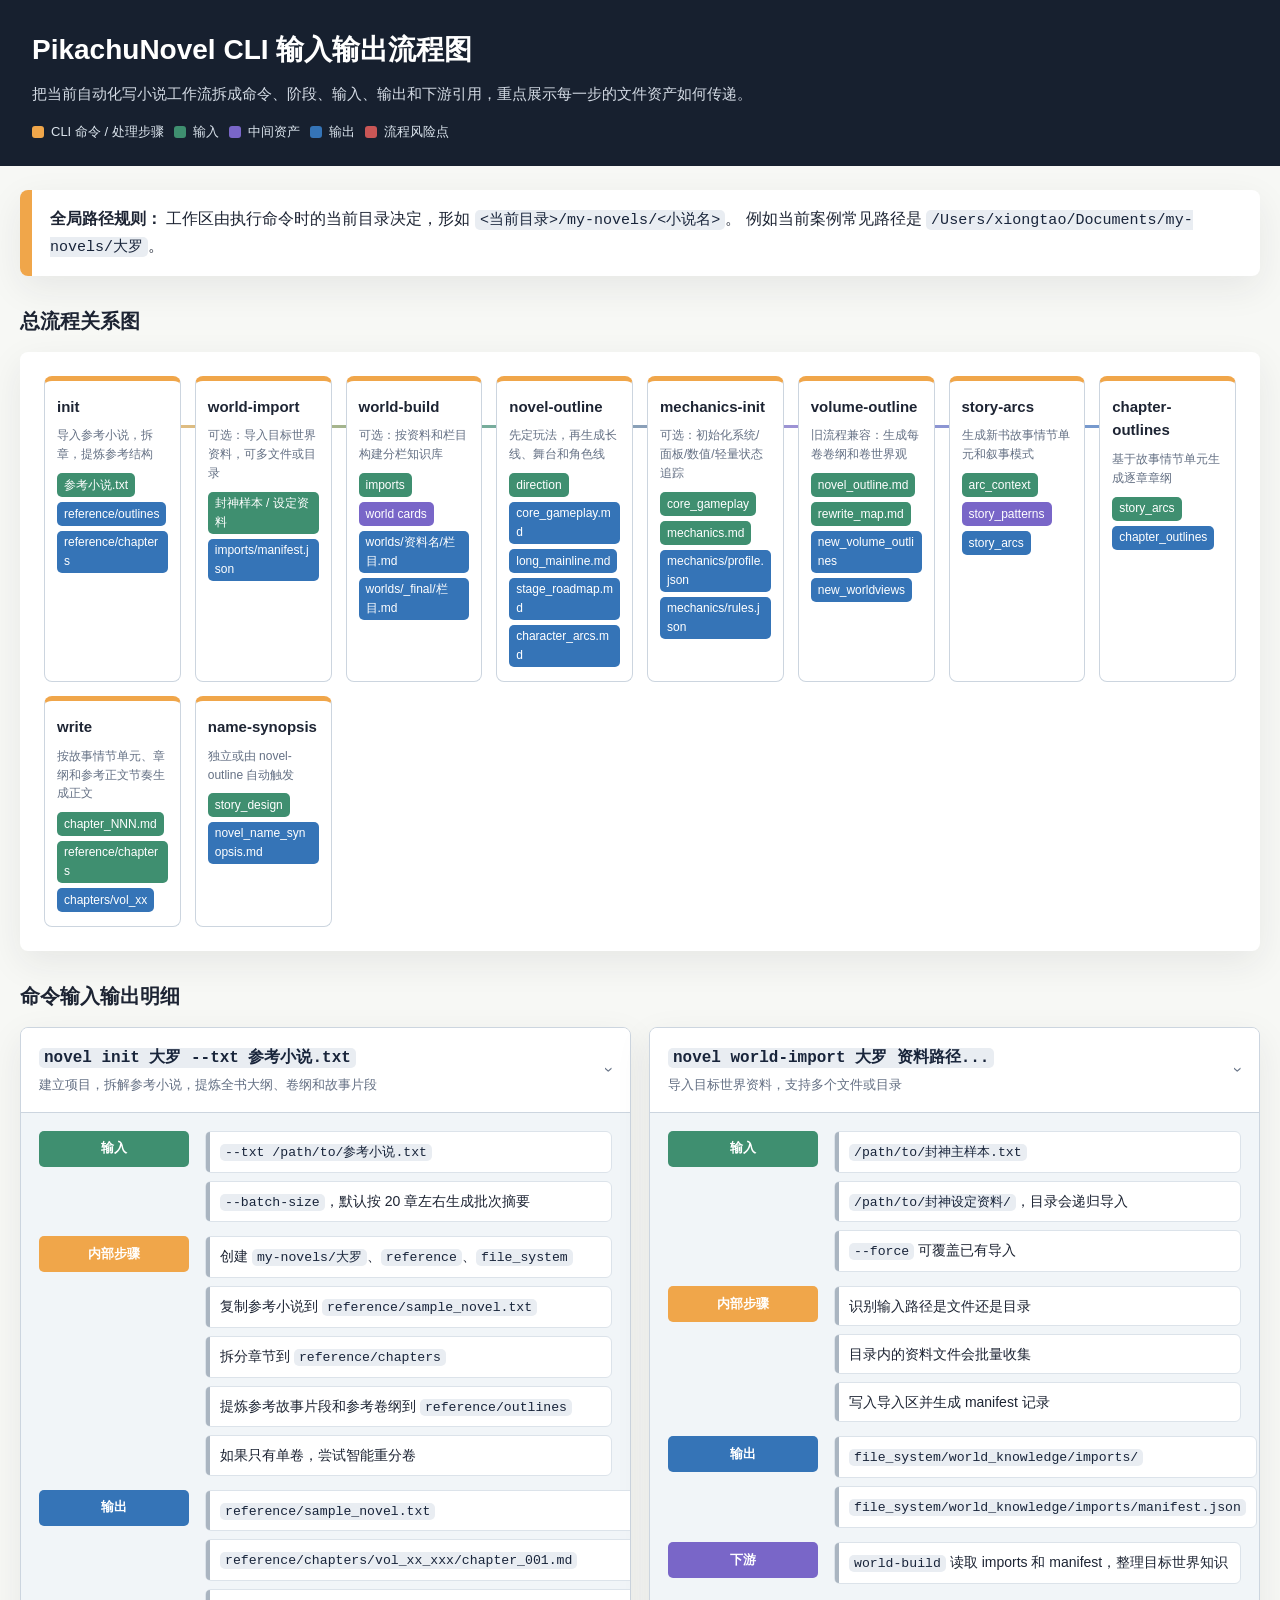
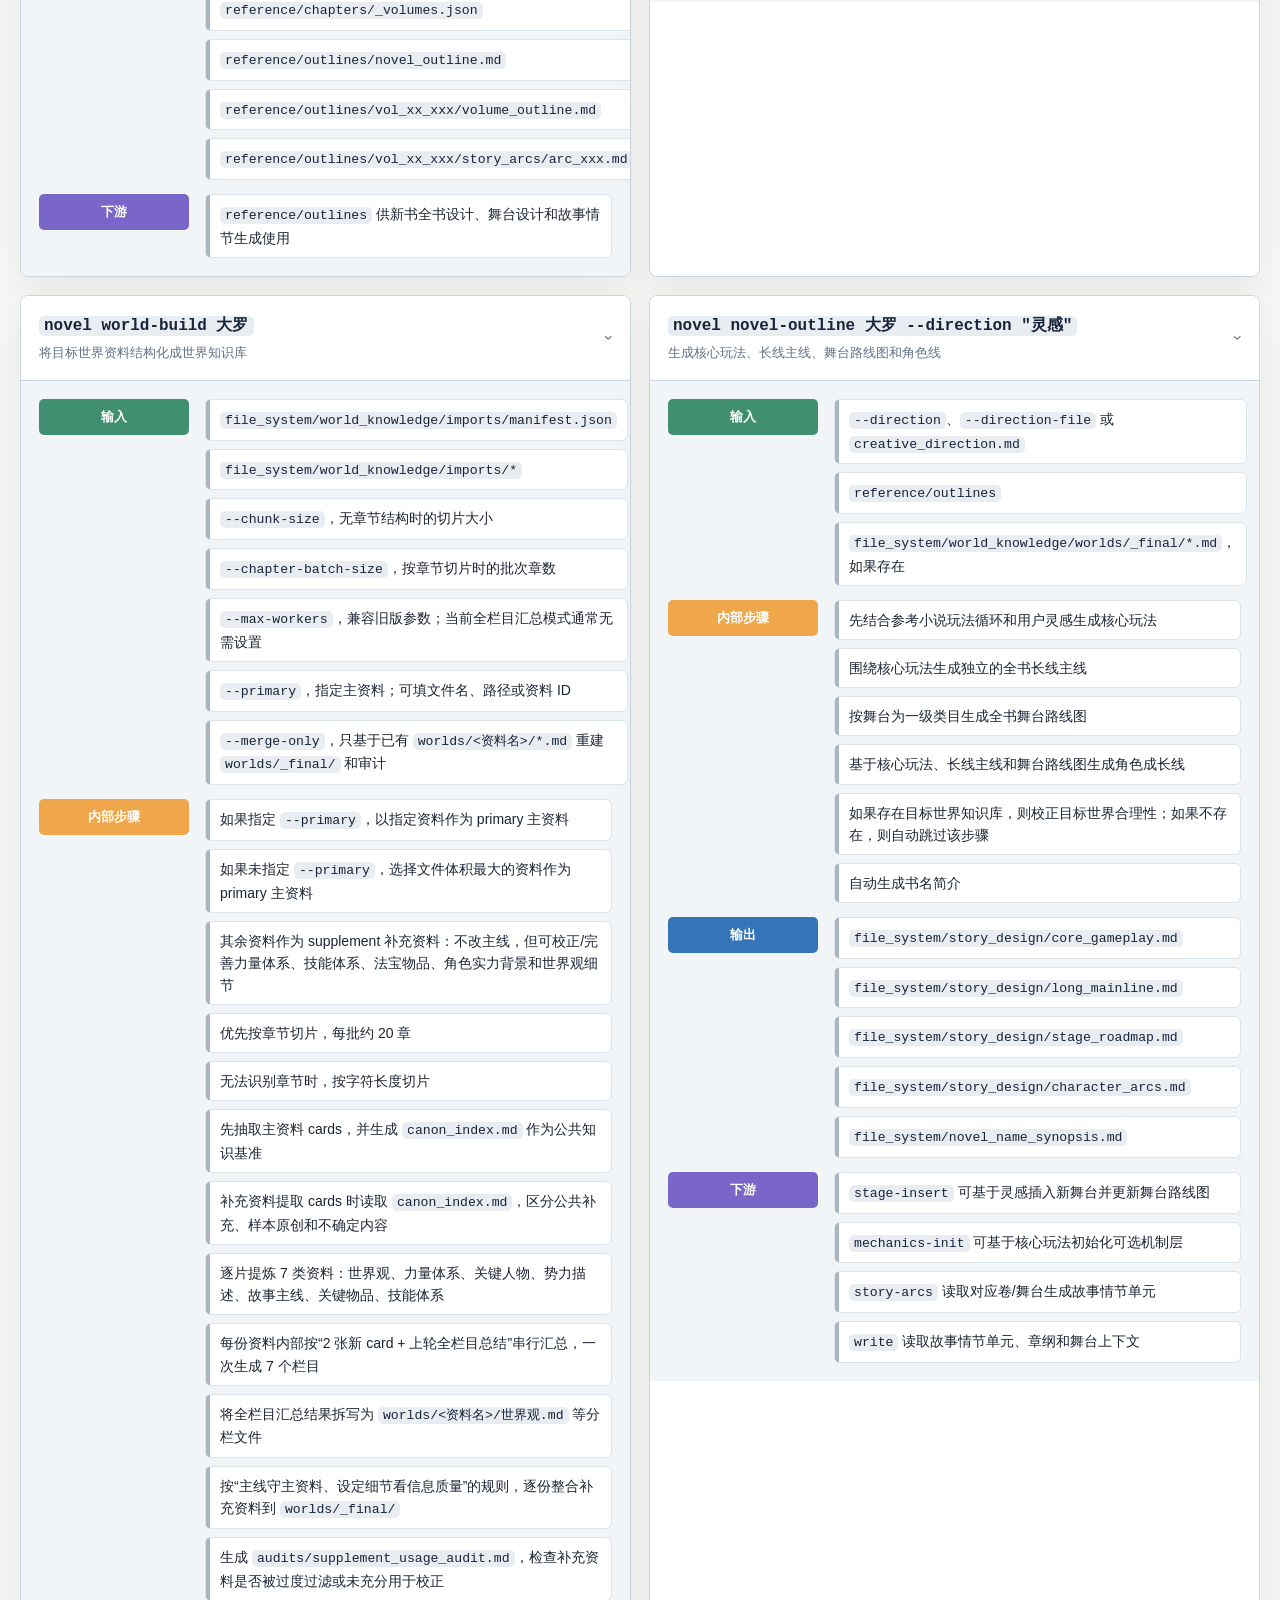
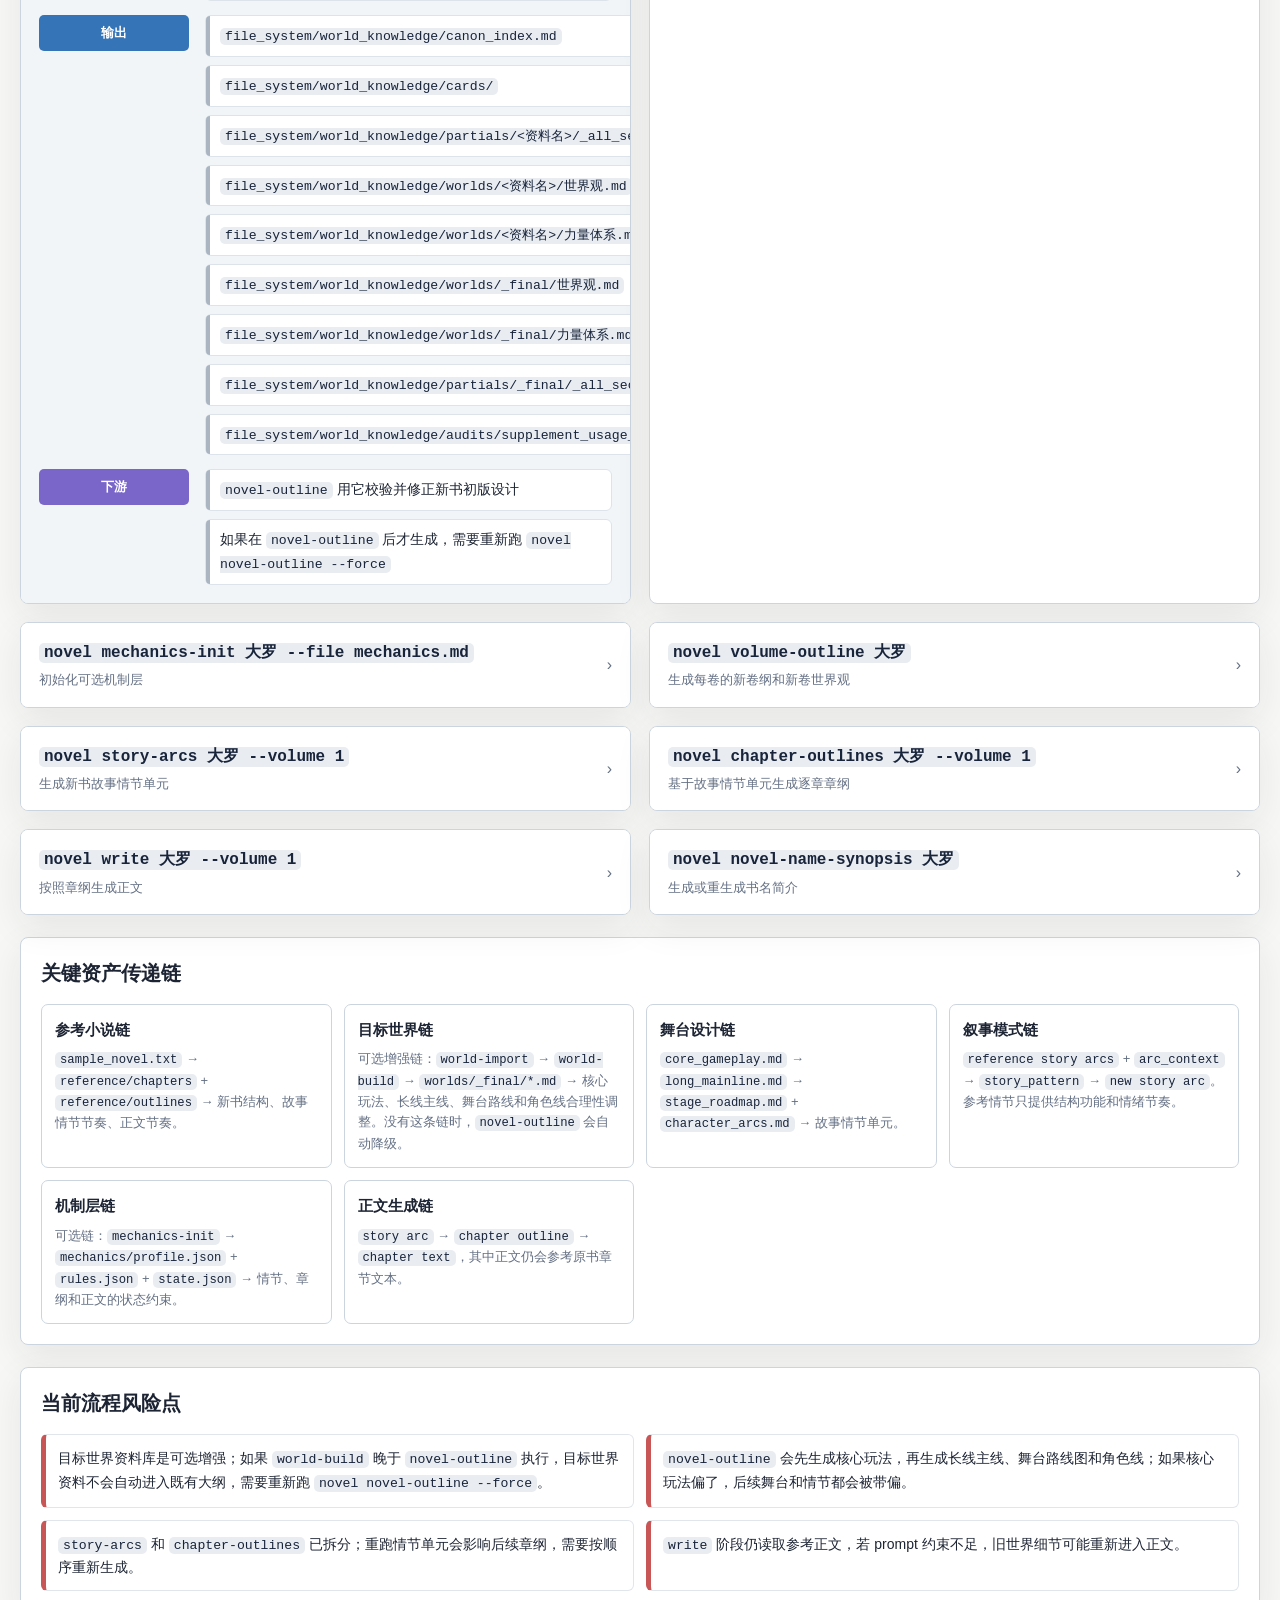
<file: docs/cli_io_mindmap.html>
<!doctype html>
<html lang="zh-CN">
<head>
  <meta charset="utf-8">
  <meta name="viewport" content="width=device-width, initial-scale=1">
  <title>PikachuNovel CLI 输入输出流程图</title>
  <style>
    :root {
      --bg: #f7f8f5;
      --ink: #1d2433;
      --muted: #647084;
      --line: #ccd5df;
      --panel: #ffffff;
      --panel-soft: #f1f5f8;
      --cmd: #f0a64a;
      --input: #3f8f70;
      --mid: #7966c8;
      --output: #3574b7;
      --risk: #c95656;
      --shadow: 0 12px 36px rgba(33, 42, 55, 0.08);
      --radius: 8px;
    }

    * {
      box-sizing: border-box;
    }

    body {
      margin: 0;
      background: var(--bg);
      color: var(--ink);
      font-family: -apple-system, BlinkMacSystemFont, "Segoe UI", "PingFang SC", "Microsoft YaHei", sans-serif;
      line-height: 1.58;
    }

    header {
      background: #17202f;
      color: #fff;
      padding: 28px 32px 24px;
    }

    header h1 {
      margin: 0;
      font-size: 28px;
      font-weight: 760;
    }

    header p {
      margin: 10px 0 0;
      max-width: 980px;
      color: #d4dbe5;
      font-size: 15px;
    }

    main {
      width: min(1320px, calc(100% - 40px));
      margin: 24px auto 56px;
    }

    .note {
      display: grid;
      grid-template-columns: 12px 1fr;
      gap: 14px;
      align-items: stretch;
      background: var(--panel);
      box-shadow: var(--shadow);
      border-radius: var(--radius);
      overflow: hidden;
      margin-bottom: 24px;
    }

    .note::before {
      content: "";
      background: var(--cmd);
    }

    .note .content {
      padding: 16px 18px 16px 4px;
    }

    code {
      font-family: ui-monospace, SFMono-Regular, Menlo, Consolas, monospace;
      font-size: 0.94em;
      color: #18243a;
      background: #e9edf2;
      border-radius: 5px;
      padding: 1px 5px;
    }

    .section-title {
      margin: 30px 0 14px;
      font-size: 20px;
      font-weight: 760;
    }

    .legend {
      display: flex;
      flex-wrap: wrap;
      gap: 10px;
      margin: 16px 0 0;
    }

    .legend span {
      display: inline-flex;
      align-items: center;
      gap: 7px;
      color: #dbe4ed;
      font-size: 13px;
    }

    .legend i {
      width: 12px;
      height: 12px;
      border-radius: 3px;
      display: inline-block;
    }

    .flow-board {
      position: relative;
      background: var(--panel);
      box-shadow: var(--shadow);
      border-radius: var(--radius);
      padding: 24px;
      overflow-x: auto;
    }

    .rail {
      min-width: 1180px;
      display: grid;
      grid-template-columns: repeat(8, 1fr);
      gap: 14px;
      position: relative;
    }

    .rail::before {
      content: "";
      position: absolute;
      top: 49px;
      left: 7%;
      right: 7%;
      height: 3px;
      background: linear-gradient(90deg, var(--cmd), var(--input), var(--mid), var(--output));
      border-radius: 3px;
      opacity: 0.72;
    }

    .flow-node {
      position: relative;
      z-index: 1;
      min-height: 146px;
      background: #fff;
      border: 1px solid var(--line);
      border-top: 5px solid var(--cmd);
      border-radius: var(--radius);
      padding: 14px 12px;
    }

    .flow-node strong {
      display: block;
      font-size: 15px;
      margin-bottom: 8px;
    }

    .flow-node small {
      color: var(--muted);
      display: block;
      font-size: 12px;
    }

    .flow-node .artifacts {
      margin-top: 9px;
      display: grid;
      gap: 5px;
    }

    .pill {
      display: inline-flex;
      align-items: center;
      min-height: 24px;
      width: fit-content;
      max-width: 100%;
      border-radius: 5px;
      padding: 2px 7px;
      font-size: 12px;
      color: #fff;
      overflow-wrap: anywhere;
    }

    .pill.input { background: var(--input); }
    .pill.mid { background: var(--mid); }
    .pill.output { background: var(--output); }
    .pill.risk { background: var(--risk); }

    .mindmap-grid {
      display: grid;
      grid-template-columns: repeat(2, minmax(0, 1fr));
      gap: 18px;
    }

    details.command {
      background: var(--panel);
      border: 1px solid var(--line);
      border-radius: var(--radius);
      box-shadow: var(--shadow);
      overflow: hidden;
    }

    details.command > summary {
      cursor: pointer;
      list-style: none;
      padding: 16px 18px;
      background: #fff;
      display: flex;
      align-items: center;
      justify-content: space-between;
      gap: 16px;
    }

    details.command > summary::-webkit-details-marker {
      display: none;
    }

    .summary-title {
      display: flex;
      flex-direction: column;
      gap: 4px;
    }

    .summary-title strong {
      font-size: 17px;
    }

    .summary-title span {
      color: var(--muted);
      font-size: 13px;
    }

    .chevron {
      flex: 0 0 auto;
      color: var(--muted);
      transition: transform 0.18s ease;
    }

    details[open] .chevron {
      transform: rotate(90deg);
    }

    .command-body {
      border-top: 1px solid var(--line);
      background: var(--panel-soft);
      padding: 18px;
    }

    .branch {
      display: grid;
      grid-template-columns: 150px 1fr;
      gap: 16px;
      align-items: start;
      margin: 0 0 14px;
    }

    .branch:last-child {
      margin-bottom: 0;
    }

    .branch-label {
      min-height: 36px;
      display: flex;
      align-items: center;
      justify-content: center;
      border-radius: 5px;
      color: #fff;
      font-weight: 680;
      font-size: 13px;
    }

    .branch-label.input { background: var(--input); }
    .branch-label.step { background: var(--cmd); }
    .branch-label.mid { background: var(--mid); }
    .branch-label.output { background: var(--output); }
    .branch-label.risk { background: var(--risk); }

    .branch ul {
      margin: 0;
      padding: 0;
      list-style: none;
      display: grid;
      gap: 8px;
    }

    .branch li {
      position: relative;
      background: #fff;
      border: 1px solid #dce3ea;
      border-radius: 6px;
      padding: 8px 10px 8px 14px;
      font-size: 14px;
    }

    .branch li::before {
      content: "";
      position: absolute;
      left: 0;
      top: 0;
      bottom: 0;
      width: 4px;
      background: #aab5c1;
      border-radius: 6px 0 0 6px;
    }

    .chain {
      background: var(--panel);
      border-radius: var(--radius);
      box-shadow: var(--shadow);
      border: 1px solid var(--line);
      padding: 20px;
      margin-top: 22px;
    }

    .chain-grid {
      display: grid;
      grid-template-columns: repeat(4, minmax(0, 1fr));
      gap: 12px;
    }

    .chain-card {
      background: #fff;
      border: 1px solid var(--line);
      border-radius: 7px;
      padding: 13px;
    }

    .chain-card h3 {
      margin: 0 0 8px;
      font-size: 15px;
    }

    .chain-card p {
      margin: 0;
      color: var(--muted);
      font-size: 13px;
    }

    .risk-list {
      display: grid;
      grid-template-columns: repeat(2, minmax(0, 1fr));
      gap: 12px;
      margin-top: 12px;
    }

    .risk-item {
      border-left: 5px solid var(--risk);
      background: #fff;
      border-radius: 6px;
      padding: 12px;
      border-top: 1px solid #e1e6ec;
      border-right: 1px solid #e1e6ec;
      border-bottom: 1px solid #e1e6ec;
      font-size: 14px;
    }

    @media (max-width: 980px) {
      main {
        width: min(100% - 24px, 1320px);
      }

      .mindmap-grid,
      .chain-grid,
      .risk-list {
        grid-template-columns: 1fr;
      }

      .branch {
        grid-template-columns: 1fr;
      }
    }
  </style>
</head>
<body>
  <header>
    <h1>PikachuNovel CLI 输入输出流程图</h1>
    <p>把当前自动化写小说工作流拆成命令、阶段、输入、输出和下游引用，重点展示每一步的文件资产如何传递。</p>
    <div class="legend">
      <span><i style="background: var(--cmd)"></i>CLI 命令 / 处理步骤</span>
      <span><i style="background: var(--input)"></i>输入</span>
      <span><i style="background: var(--mid)"></i>中间资产</span>
      <span><i style="background: var(--output)"></i>输出</span>
      <span><i style="background: var(--risk)"></i>流程风险点</span>
    </div>
  </header>

  <main>
    <section class="note">
      <div class="content">
        <strong>全局路径规则：</strong>
        工作区由执行命令时的当前目录决定，形如 <code>&lt;当前目录&gt;/my-novels/&lt;小说名&gt;</code>。
        例如当前案例常见路径是 <code>/Users/xiongtao/Documents/my-novels/大罗</code>。
      </div>
    </section>

    <h2 class="section-title">总流程关系图</h2>
    <section class="flow-board" aria-label="CLI 总流程">
      <div class="rail">
        <article class="flow-node">
          <strong>init</strong>
          <small>导入参考小说，拆章，提炼参考结构</small>
          <div class="artifacts">
            <span class="pill input">参考小说.txt</span>
            <span class="pill output">reference/outlines</span>
            <span class="pill output">reference/chapters</span>
          </div>
        </article>
        <article class="flow-node">
          <strong>world-import</strong>
          <small>可选：导入目标世界资料，可多文件或目录</small>
          <div class="artifacts">
            <span class="pill input">封神样本 / 设定资料</span>
            <span class="pill output">imports/manifest.json</span>
          </div>
        </article>
        <article class="flow-node">
          <strong>world-build</strong>
          <small>可选：按资料和栏目构建分栏知识库</small>
          <div class="artifacts">
            <span class="pill input">imports</span>
            <span class="pill mid">world cards</span>
            <span class="pill output">worlds/资料名/栏目.md</span>
            <span class="pill output">worlds/_final/栏目.md</span>
          </div>
        </article>
        <article class="flow-node">
          <strong>novel-outline</strong>
          <small>先定玩法，再生成长线、舞台和角色线</small>
          <div class="artifacts">
            <span class="pill input">direction</span>
            <span class="pill output">core_gameplay.md</span>
            <span class="pill output">long_mainline.md</span>
            <span class="pill output">stage_roadmap.md</span>
            <span class="pill output">character_arcs.md</span>
          </div>
        </article>
        <article class="flow-node">
          <strong>mechanics-init</strong>
          <small>可选：初始化系统/面板/数值/轻量状态追踪</small>
          <div class="artifacts">
            <span class="pill input">core_gameplay</span>
            <span class="pill input">mechanics.md</span>
            <span class="pill output">mechanics/profile.json</span>
            <span class="pill output">mechanics/rules.json</span>
          </div>
        </article>
        <article class="flow-node">
          <strong>volume-outline</strong>
          <small>旧流程兼容：生成每卷卷纲和卷世界观</small>
          <div class="artifacts">
            <span class="pill input">novel_outline.md</span>
            <span class="pill input">rewrite_map.md</span>
            <span class="pill output">new_volume_outlines</span>
            <span class="pill output">new_worldviews</span>
          </div>
        </article>
        <article class="flow-node">
          <strong>story-arcs</strong>
          <small>生成新书故事情节单元和叙事模式</small>
          <div class="artifacts">
            <span class="pill input">arc_context</span>
            <span class="pill mid">story_patterns</span>
            <span class="pill output">story_arcs</span>
          </div>
        </article>
        <article class="flow-node">
          <strong>chapter-outlines</strong>
          <small>基于故事情节单元生成逐章章纲</small>
          <div class="artifacts">
            <span class="pill input">story_arcs</span>
            <span class="pill output">chapter_outlines</span>
          </div>
        </article>
        <article class="flow-node">
          <strong>write</strong>
          <small>按故事情节单元、章纲和参考正文节奏生成正文</small>
          <div class="artifacts">
            <span class="pill input">chapter_NNN.md</span>
            <span class="pill input">reference/chapters</span>
            <span class="pill output">chapters/vol_xx</span>
          </div>
        </article>
        <article class="flow-node">
          <strong>name-synopsis</strong>
          <small>独立或由 novel-outline 自动触发</small>
          <div class="artifacts">
            <span class="pill input">story_design</span>
            <span class="pill output">novel_name_synopsis.md</span>
          </div>
        </article>
      </div>
    </section>

    <h2 class="section-title">命令输入输出明细</h2>
    <section class="mindmap-grid">
      <details class="command" open>
        <summary>
          <span class="summary-title">
            <strong><code>novel init 大罗 --txt 参考小说.txt</code></strong>
            <span>建立项目，拆解参考小说，提炼全书大纲、卷纲和故事片段</span>
          </span>
          <span class="chevron">›</span>
        </summary>
        <div class="command-body">
          <div class="branch">
            <div class="branch-label input">输入</div>
            <ul>
              <li><code>--txt /path/to/参考小说.txt</code></li>
              <li><code>--batch-size</code>，默认按 20 章左右生成批次摘要</li>
            </ul>
          </div>
          <div class="branch">
            <div class="branch-label step">内部步骤</div>
            <ul>
              <li>创建 <code>my-novels/大罗</code>、<code>reference</code>、<code>file_system</code></li>
              <li>复制参考小说到 <code>reference/sample_novel.txt</code></li>
              <li>拆分章节到 <code>reference/chapters</code></li>
              <li>提炼参考故事片段和参考卷纲到 <code>reference/outlines</code></li>
              <li>如果只有单卷，尝试智能重分卷</li>
            </ul>
          </div>
          <div class="branch">
            <div class="branch-label output">输出</div>
            <ul>
              <li><code>reference/sample_novel.txt</code></li>
              <li><code>reference/chapters/vol_xx_xxx/chapter_001.md</code></li>
              <li><code>reference/chapters/_volumes.json</code></li>
              <li><code>reference/outlines/novel_outline.md</code></li>
              <li><code>reference/outlines/vol_xx_xxx/volume_outline.md</code></li>
              <li><code>reference/outlines/vol_xx_xxx/story_arcs/arc_xxx.md</code></li>
            </ul>
          </div>
          <div class="branch">
            <div class="branch-label mid">下游</div>
            <ul>
              <li><code>reference/outlines</code> 供新书全书设计、舞台设计和故事情节生成使用</li>
            </ul>
          </div>
        </div>
      </details>

      <details class="command" open>
        <summary>
          <span class="summary-title">
            <strong><code>novel world-import 大罗 资料路径...</code></strong>
            <span>导入目标世界资料，支持多个文件或目录</span>
          </span>
          <span class="chevron">›</span>
        </summary>
        <div class="command-body">
          <div class="branch">
            <div class="branch-label input">输入</div>
            <ul>
              <li><code>/path/to/封神主样本.txt</code></li>
              <li><code>/path/to/封神设定资料/</code>，目录会递归导入</li>
              <li><code>--force</code> 可覆盖已有导入</li>
            </ul>
          </div>
          <div class="branch">
            <div class="branch-label step">内部步骤</div>
            <ul>
              <li>识别输入路径是文件还是目录</li>
              <li>目录内的资料文件会批量收集</li>
              <li>写入导入区并生成 manifest 记录</li>
            </ul>
          </div>
          <div class="branch">
            <div class="branch-label output">输出</div>
            <ul>
              <li><code>file_system/world_knowledge/imports/</code></li>
              <li><code>file_system/world_knowledge/imports/manifest.json</code></li>
            </ul>
          </div>
          <div class="branch">
            <div class="branch-label mid">下游</div>
            <ul>
              <li><code>world-build</code> 读取 imports 和 manifest，整理目标世界知识</li>
            </ul>
          </div>
        </div>
      </details>

      <details class="command" open>
        <summary>
          <span class="summary-title">
            <strong><code>novel world-build 大罗</code></strong>
            <span>将目标世界资料结构化成世界知识库</span>
          </span>
          <span class="chevron">›</span>
        </summary>
        <div class="command-body">
          <div class="branch">
            <div class="branch-label input">输入</div>
            <ul>
              <li><code>file_system/world_knowledge/imports/manifest.json</code></li>
              <li><code>file_system/world_knowledge/imports/*</code></li>
              <li><code>--chunk-size</code>，无章节结构时的切片大小</li>
              <li><code>--chapter-batch-size</code>，按章节切片时的批次章数</li>
              <li><code>--max-workers</code>，兼容旧版参数；当前全栏目汇总模式通常无需设置</li>
              <li><code>--primary</code>，指定主资料；可填文件名、路径或资料 ID</li>
              <li><code>--merge-only</code>，只基于已有 <code>worlds/&lt;资料名&gt;/*.md</code> 重建 <code>worlds/_final/</code> 和审计</li>
            </ul>
          </div>
          <div class="branch">
            <div class="branch-label step">内部步骤</div>
            <ul>
              <li>如果指定 <code>--primary</code>，以指定资料作为 primary 主资料</li>
              <li>如果未指定 <code>--primary</code>，选择文件体积最大的资料作为 primary 主资料</li>
              <li>其余资料作为 supplement 补充资料：不改主线，但可校正/完善力量体系、技能体系、法宝物品、角色实力背景和世界观细节</li>
              <li>优先按章节切片，每批约 20 章</li>
              <li>无法识别章节时，按字符长度切片</li>
              <li>先抽取主资料 cards，并生成 <code>canon_index.md</code> 作为公共知识基准</li>
              <li>补充资料提取 cards 时读取 <code>canon_index.md</code>，区分公共补充、样本原创和不确定内容</li>
              <li>逐片提炼 7 类资料：世界观、力量体系、关键人物、势力描述、故事主线、关键物品、技能体系</li>
              <li>每份资料内部按“2 张新 card + 上轮全栏目总结”串行汇总，一次生成 7 个栏目</li>
              <li>将全栏目汇总结果拆写为 <code>worlds/&lt;资料名&gt;/世界观.md</code> 等分栏文件</li>
              <li>按“主线守主资料、设定细节看信息质量”的规则，逐份整合补充资料到 <code>worlds/_final/</code></li>
              <li>生成 <code>audits/supplement_usage_audit.md</code>，检查补充资料是否被过度过滤或未充分用于校正</li>
            </ul>
          </div>
          <div class="branch">
            <div class="branch-label output">输出</div>
            <ul>
              <li><code>file_system/world_knowledge/canon_index.md</code></li>
              <li><code>file_system/world_knowledge/cards/</code></li>
              <li><code>file_system/world_knowledge/partials/&lt;资料名&gt;/_all_sections/partial_001.md</code></li>
              <li><code>file_system/world_knowledge/worlds/&lt;资料名&gt;/世界观.md</code></li>
              <li><code>file_system/world_knowledge/worlds/&lt;资料名&gt;/力量体系.md</code></li>
              <li><code>file_system/world_knowledge/worlds/_final/世界观.md</code></li>
              <li><code>file_system/world_knowledge/worlds/_final/力量体系.md</code></li>
              <li><code>file_system/world_knowledge/partials/_final/_all_sections/integrated_001_xxx.md</code></li>
              <li><code>file_system/world_knowledge/audits/supplement_usage_audit.md</code></li>
            </ul>
          </div>
          <div class="branch">
            <div class="branch-label mid">下游</div>
            <ul>
              <li><code>novel-outline</code> 用它校验并修正新书初版设计</li>
              <li>如果在 <code>novel-outline</code> 后才生成，需要重新跑 <code>novel novel-outline --force</code></li>
            </ul>
          </div>
        </div>
      </details>

      <details class="command" open>
        <summary>
          <span class="summary-title">
            <strong><code>novel novel-outline 大罗 --direction "灵感"</code></strong>
            <span>生成核心玩法、长线主线、舞台路线图和角色线</span>
          </span>
          <span class="chevron">›</span>
        </summary>
        <div class="command-body">
          <div class="branch">
            <div class="branch-label input">输入</div>
            <ul>
              <li><code>--direction</code>、<code>--direction-file</code> 或 <code>creative_direction.md</code></li>
              <li><code>reference/outlines</code></li>
              <li><code>file_system/world_knowledge/worlds/_final/*.md</code>，如果存在</li>
            </ul>
          </div>
          <div class="branch">
            <div class="branch-label step">内部步骤</div>
            <ul>
              <li>先结合参考小说玩法循环和用户灵感生成核心玩法</li>
              <li>围绕核心玩法生成独立的全书长线主线</li>
              <li>按舞台为一级类目生成全书舞台路线图</li>
              <li>基于核心玩法、长线主线和舞台路线图生成角色成长线</li>
              <li>如果存在目标世界知识库，则校正目标世界合理性；如果不存在，则自动跳过该步骤</li>
              <li>自动生成书名简介</li>
            </ul>
          </div>
          <div class="branch">
            <div class="branch-label output">输出</div>
            <ul>
              <li><code>file_system/story_design/core_gameplay.md</code></li>
              <li><code>file_system/story_design/long_mainline.md</code></li>
              <li><code>file_system/story_design/stage_roadmap.md</code></li>
              <li><code>file_system/story_design/character_arcs.md</code></li>
              <li><code>file_system/novel_name_synopsis.md</code></li>
            </ul>
          </div>
          <div class="branch">
            <div class="branch-label mid">下游</div>
            <ul>
              <li><code>stage-insert</code> 可基于灵感插入新舞台并更新舞台路线图</li>
              <li><code>mechanics-init</code> 可基于核心玩法初始化可选机制层</li>
              <li><code>story-arcs</code> 读取对应卷/舞台生成故事情节单元</li>
              <li><code>write</code> 读取故事情节单元、章纲和舞台上下文</li>
            </ul>
          </div>
        </div>
      </details>

      <details class="command">
        <summary>
          <span class="summary-title">
            <strong><code>novel mechanics-init 大罗 --file mechanics.md</code></strong>
            <span>初始化可选机制层</span>
          </span>
          <span class="chevron">›</span>
        </summary>
        <div class="command-body">
          <div class="branch">
            <div class="branch-label input">输入</div>
            <ul>
              <li><code>--file</code> 机制设定文件，优先级最高</li>
              <li><code>--direction</code> 或 <code>--direction-file</code> 机制方向</li>
              <li><code>file_system/story_design/core_gameplay.md</code></li>
              <li><code>file_system/story_design/long_mainline.md</code></li>
              <li><code>file_system/story_design/stage_roadmap.md</code></li>
              <li><code>file_system/story_design/character_arcs.md</code></li>
            </ul>
          </div>
          <div class="branch">
            <div class="branch-label step">内部步骤</div>
            <ul>
              <li>判断机制层模式：<code>none</code>、<code>light_state</code>、<code>explicit_mechanics</code></li>
              <li>用户提供机制设定时优先遵守；否则根据核心玩法自动判断</li>
              <li>生成规则、初始状态和展示边界</li>
              <li><code>--none</code> 可显式关闭机制层</li>
            </ul>
          </div>
          <div class="branch">
            <div class="branch-label output">输出</div>
            <ul>
              <li><code>file_system/mechanics/profile.json</code></li>
              <li><code>file_system/mechanics/design.md</code></li>
              <li><code>file_system/mechanics/rules.json</code></li>
              <li><code>file_system/mechanics/state.json</code></li>
            </ul>
          </div>
          <div class="branch">
            <div class="branch-label mid">下游</div>
            <ul>
              <li><code>story-arcs</code> 读取机制层边界到 <code>arc_context</code></li>
              <li><code>chapter-outlines</code> 可输出机制事件草案，但不自行计算数值</li>
              <li><code>write</code> 读取机制层状态和规则；未启用时自动忽略</li>
            </ul>
          </div>
        </div>
      </details>

      <details class="command">
        <summary>
          <span class="summary-title">
            <strong><code>novel volume-outline 大罗</code></strong>
            <span>生成每卷的新卷纲和新卷世界观</span>
          </span>
          <span class="chevron">›</span>
        </summary>
        <div class="command-body">
          <div class="branch">
            <div class="branch-label input">输入</div>
            <ul>
              <li><code>file_system/novel_outline.md</code></li>
              <li><code>file_system/new_novel_worldview.md</code></li>
              <li><code>file_system/adaptation/rewrite_map.md</code></li>
              <li><code>reference/outlines/vol_xx_xxx</code></li>
              <li><code>--volume</code> 可指定单卷</li>
              <li><code>--direction</code> 可补充本次卷纲方向</li>
            </ul>
          </div>
          <div class="branch">
            <div class="branch-label step">内部步骤</div>
            <ul>
              <li>读取参考卷结构和新书总设计</li>
              <li>如果映射表缺失，尝试自动补生成</li>
              <li>生成单卷新大纲</li>
              <li>基于单卷大纲生成单卷世界观</li>
              <li>汇总所有分卷大纲</li>
            </ul>
          </div>
          <div class="branch">
            <div class="branch-label output">输出</div>
            <ul>
              <li><code>file_system/new_volume_outlines/vol_01_outline.md</code></li>
              <li><code>file_system/new_worldviews/vol_01_worldview.md</code></li>
              <li><code>file_system/volume_outline.md</code></li>
            </ul>
          </div>
          <div class="branch">
            <div class="branch-label mid">下游</div>
            <ul>
              <li><code>story-arcs</code> 用本卷大纲和本卷世界观生成故事情节单元</li>
              <li><code>chapter-outlines</code> 基于故事情节单元生成章纲</li>
              <li><code>write</code> 用本卷大纲和本卷世界观约束正文</li>
            </ul>
          </div>
        </div>
      </details>

      <details class="command">
        <summary>
          <span class="summary-title">
            <strong><code>novel story-arcs 大罗 --volume 1</code></strong>
            <span>生成新书故事情节单元</span>
          </span>
          <span class="chevron">›</span>
        </summary>
        <div class="command-body">
          <div class="branch">
            <div class="branch-label input">输入</div>
            <ul>
              <li><code>file_system/story_design/core_gameplay.md</code></li>
              <li><code>file_system/story_design/long_mainline.md</code></li>
              <li><code>file_system/story_design/stage_roadmap.md</code> 中的对应卷/舞台</li>
              <li><code>file_system/story_design/character_arcs.md</code></li>
              <li><code>file_system/mechanics</code>，如果已初始化</li>
              <li><code>reference/outlines/vol_xx_xxx/story_arcs/arc_xxx.md</code></li>
              <li>旧工作区可回退读取 <code>reference/outlines/vol_xx_xxx/batch_xxx.md</code></li>
              <li>本阶段不读取 <code>reference/chapters</code> 正文</li>
            </ul>
          </div>
          <div class="branch">
            <div class="branch-label step">多步流程</div>
            <ul>
              <li>从当前舞台的 <code>预计章节数</code> 推断本舞台总章数</li>
              <li>按默认约 5 章一个单元规划新书故事情节单元</li>
              <li>生成或复用当前舞台 <code>arc_context</code>，压缩玩法、长线、舞台、角色和机制层约束</li>
              <li>默认选取一个参考故事情节作为叙事样本，并抽象为 <code>story_pattern</code></li>
              <li>基于 <code>arc_context + story_pattern + 前序新书情节</code> 生成新书故事情节单元</li>
              <li>写入故事情节索引，供章纲和正文阶段读取</li>
            </ul>
          </div>
          <div class="branch">
            <div class="branch-label output">输出</div>
            <ul>
              <li><code>file_system/adaptation/arc_contexts/vol_xx_context.md</code></li>
              <li><code>file_system/adaptation/story_patterns/vol_xx/arc_xxx.md</code></li>
              <li><code>file_system/story_arcs/vol_xx/arc_xxx_ch001_005.md</code></li>
              <li><code>file_system/story_arcs/vol_xx/arcs_index.json</code></li>
            </ul>
          </div>
          <div class="branch">
            <div class="branch-label mid">语义说明</div>
            <ul>
              <li>日志中的参考章节范围表示“叙事模式来源”，不是新书章节与参考章节的一一对应</li>
              <li><code>story_pattern</code> 只保留情节功能、冲突结构、情绪节奏、爽点机制和钩子方式</li>
              <li>当前流程中一卷对应一个舞台；<code>--stage</code> 只是 <code>--volume</code> 的兼容别名，不表示卷内 stage</li>
            </ul>
          </div>
          <div class="branch">
            <div class="branch-label mid">下游</div>
            <ul>
              <li><code>file_system/story_arcs</code> 作为章纲生成的情节蓝图</li>
              <li><code>file_system/story_arcs</code> 也会作为正文生成的情节背景</li>
            </ul>
          </div>
        </div>
      </details>

      <details class="command">
        <summary>
          <span class="summary-title">
            <strong><code>novel chapter-outlines 大罗 --volume 1</code></strong>
            <span>基于故事情节单元生成逐章章纲</span>
          </span>
          <span class="chevron">›</span>
        </summary>
        <div class="command-body">
          <div class="branch">
            <div class="branch-label input">输入</div>
            <ul>
              <li><code>file_system/story_arcs/vol_xx/arc_xxx.md</code></li>
              <li><code>file_system/story_design/stage_roadmap.md</code> 中的对应卷/舞台</li>
              <li><code>file_system/mechanics</code>，如果已初始化</li>
              <li>前两章章纲，如果存在</li>
            </ul>
          </div>
          <div class="branch">
            <div class="branch-label step">内部步骤</div>
            <ul>
              <li>读取已生成的故事情节单元</li>
              <li>读取机制层；启用时章纲可输出机制事件草案，但不自行计算最终数值</li>
              <li>按故事情节单元覆盖的章节范围逐章生成章纲</li>
              <li>每章读取前两章章纲，保持小范围连续性</li>
              <li>如果故事情节单元缺失，会提示先运行 <code>story-arcs</code></li>
            </ul>
          </div>
          <div class="branch">
            <div class="branch-label output">输出</div>
            <ul>
              <li><code>file_system/chapter_outlines</code> 作为正文生成的直接蓝图</li>
            </ul>
          </div>
        </div>
      </details>

      <details class="command">
        <summary>
          <span class="summary-title">
            <strong><code>novel write 大罗 --volume 1</code></strong>
            <span>按照章纲生成正文</span>
          </span>
          <span class="chevron">›</span>
        </summary>
        <div class="command-body">
          <div class="branch">
            <div class="branch-label input">输入</div>
            <ul>
              <li><code>file_system/chapter_outlines/vol_xx/chapter_NNN.md</code></li>
              <li><code>file_system/story_arcs/vol_xx/arc_xxx.md</code></li>
              <li><code>file_system/story_design/stage_roadmap.md</code> 中的对应卷/舞台</li>
              <li><code>file_system/story_design/long_mainline.md</code></li>
              <li><code>file_system/mechanics</code>，如果已初始化</li>
              <li>旧工作区可回退读取 <code>file_system/outlines/vol_xx/batch_XXX_YYY.md</code></li>
              <li>旧工作区可回退读取 <code>file_system/new_volume_outlines/vol_xx_outline.md</code> 和 <code>file_system/new_worldviews/vol_xx_worldview.md</code></li>
              <li>旧工作区可选读取 <code>file_system/adaptation/rewrite_map.md</code></li>
              <li><code>reference/chapters</code> 中按比例匹配的参考章节</li>
              <li>前两章正文，如果存在</li>
              <li><code>core/system_prompt.md</code> 和 <code>core/agents.md</code></li>
            </ul>
          </div>
          <div class="branch">
            <div class="branch-label step">内部步骤</div>
            <ul>
              <li>确定要生成的章节范围，支持 <code>--start</code> 和 <code>--max</code></li>
              <li>读取章纲、故事情节单元、当前舞台、长线边界和机制层约束</li>
              <li>读取对应参考章节作为节奏和写法样本</li>
              <li>调用正文生成模型</li>
              <li>写入章节正文</li>
            </ul>
          </div>
          <div class="branch">
            <div class="branch-label output">输出</div>
            <ul>
              <li><code>file_system/chapters/vol_xx/001_第1章.md</code></li>
              <li><code>file_system/chapters/vol_xx/002_第2章.md</code></li>
            </ul>
          </div>
          <div class="branch">
            <div class="branch-label risk">注意点</div>
            <ul>
              <li>正文阶段仍会读取参考章节文本作为写法样本，需要依赖章纲和当前舞台约束避免照搬</li>
              <li>静态关键词残留扫描已停用；后续若恢复审计，应改为剧情合理性审计</li>
            </ul>
          </div>
        </div>
      </details>

      <details class="command">
        <summary>
          <span class="summary-title">
            <strong><code>novel novel-name-synopsis 大罗</code></strong>
            <span>生成或重生成书名简介</span>
          </span>
          <span class="chevron">›</span>
        </summary>
        <div class="command-body">
          <div class="branch">
            <div class="branch-label input">输入</div>
            <ul>
              <li><code>file_system/story_design/core_gameplay.md</code></li>
              <li><code>file_system/story_design/long_mainline.md</code></li>
              <li><code>file_system/story_design/stage_roadmap.md</code></li>
              <li><code>file_system/story_design/character_arcs.md</code></li>
              <li><code>creative_direction.md</code></li>
            </ul>
          </div>
          <div class="branch">
            <div class="branch-label step">内部步骤</div>
            <ul>
              <li>根据核心玩法、长线主线、舞台路线图、角色线和灵感生成书名、简介、卖点</li>
              <li><code>novel-outline</code> 当前会自动触发一次本能力</li>
            </ul>
          </div>
          <div class="branch">
            <div class="branch-label output">输出</div>
            <ul>
              <li><code>file_system/novel_name_synopsis.md</code></li>
            </ul>
          </div>
        </div>
      </details>
    </section>

    <section class="chain">
      <h2 class="section-title" style="margin-top:0">关键资产传递链</h2>
      <div class="chain-grid">
        <article class="chain-card">
          <h3>参考小说链</h3>
          <p><code>sample_novel.txt</code> → <code>reference/chapters</code> + <code>reference/outlines</code> → 新书结构、故事情节节奏、正文节奏。</p>
        </article>
        <article class="chain-card">
          <h3>目标世界链</h3>
          <p>可选增强链：<code>world-import</code> → <code>world-build</code> → <code>worlds/_final/*.md</code> → 核心玩法、长线主线、舞台路线和角色线合理性调整。没有这条链时，<code>novel-outline</code> 会自动降级。</p>
        </article>
        <article class="chain-card">
          <h3>舞台设计链</h3>
          <p><code>core_gameplay.md</code> → <code>long_mainline.md</code> → <code>stage_roadmap.md</code> + <code>character_arcs.md</code> → 故事情节单元。</p>
        </article>
        <article class="chain-card">
          <h3>叙事模式链</h3>
          <p><code>reference story arcs</code> + <code>arc_context</code> → <code>story_pattern</code> → <code>new story arc</code>。参考情节只提供结构功能和情绪节奏。</p>
        </article>
        <article class="chain-card">
          <h3>机制层链</h3>
          <p>可选链：<code>mechanics-init</code> → <code>mechanics/profile.json</code> + <code>rules.json</code> + <code>state.json</code> → 情节、章纲和正文的状态约束。</p>
        </article>
        <article class="chain-card">
          <h3>正文生成链</h3>
          <p><code>story arc</code> → <code>chapter outline</code> → <code>chapter text</code>，其中正文仍会参考原书章节文本。</p>
        </article>
      </div>
    </section>

    <section class="chain">
      <h2 class="section-title" style="margin-top:0">当前流程风险点</h2>
      <div class="risk-list">
        <div class="risk-item">目标世界资料库是可选增强；如果 <code>world-build</code> 晚于 <code>novel-outline</code> 执行，目标世界资料不会自动进入既有大纲，需要重新跑 <code>novel novel-outline --force</code>。</div>
        <div class="risk-item"><code>novel-outline</code> 会先生成核心玩法，再生成长线主线、舞台路线图和角色线；如果核心玩法偏了，后续舞台和情节都会被带偏。</div>
        <div class="risk-item"><code>story-arcs</code> 和 <code>chapter-outlines</code> 已拆分；重跑情节单元会影响后续章纲，需要按顺序重新生成。</div>
        <div class="risk-item"><code>write</code> 阶段仍读取参考正文，若 prompt 约束不足，旧世界细节可能重新进入正文。</div>
      </div>
    </section>
  </main>
</body>
</html>
</file>
